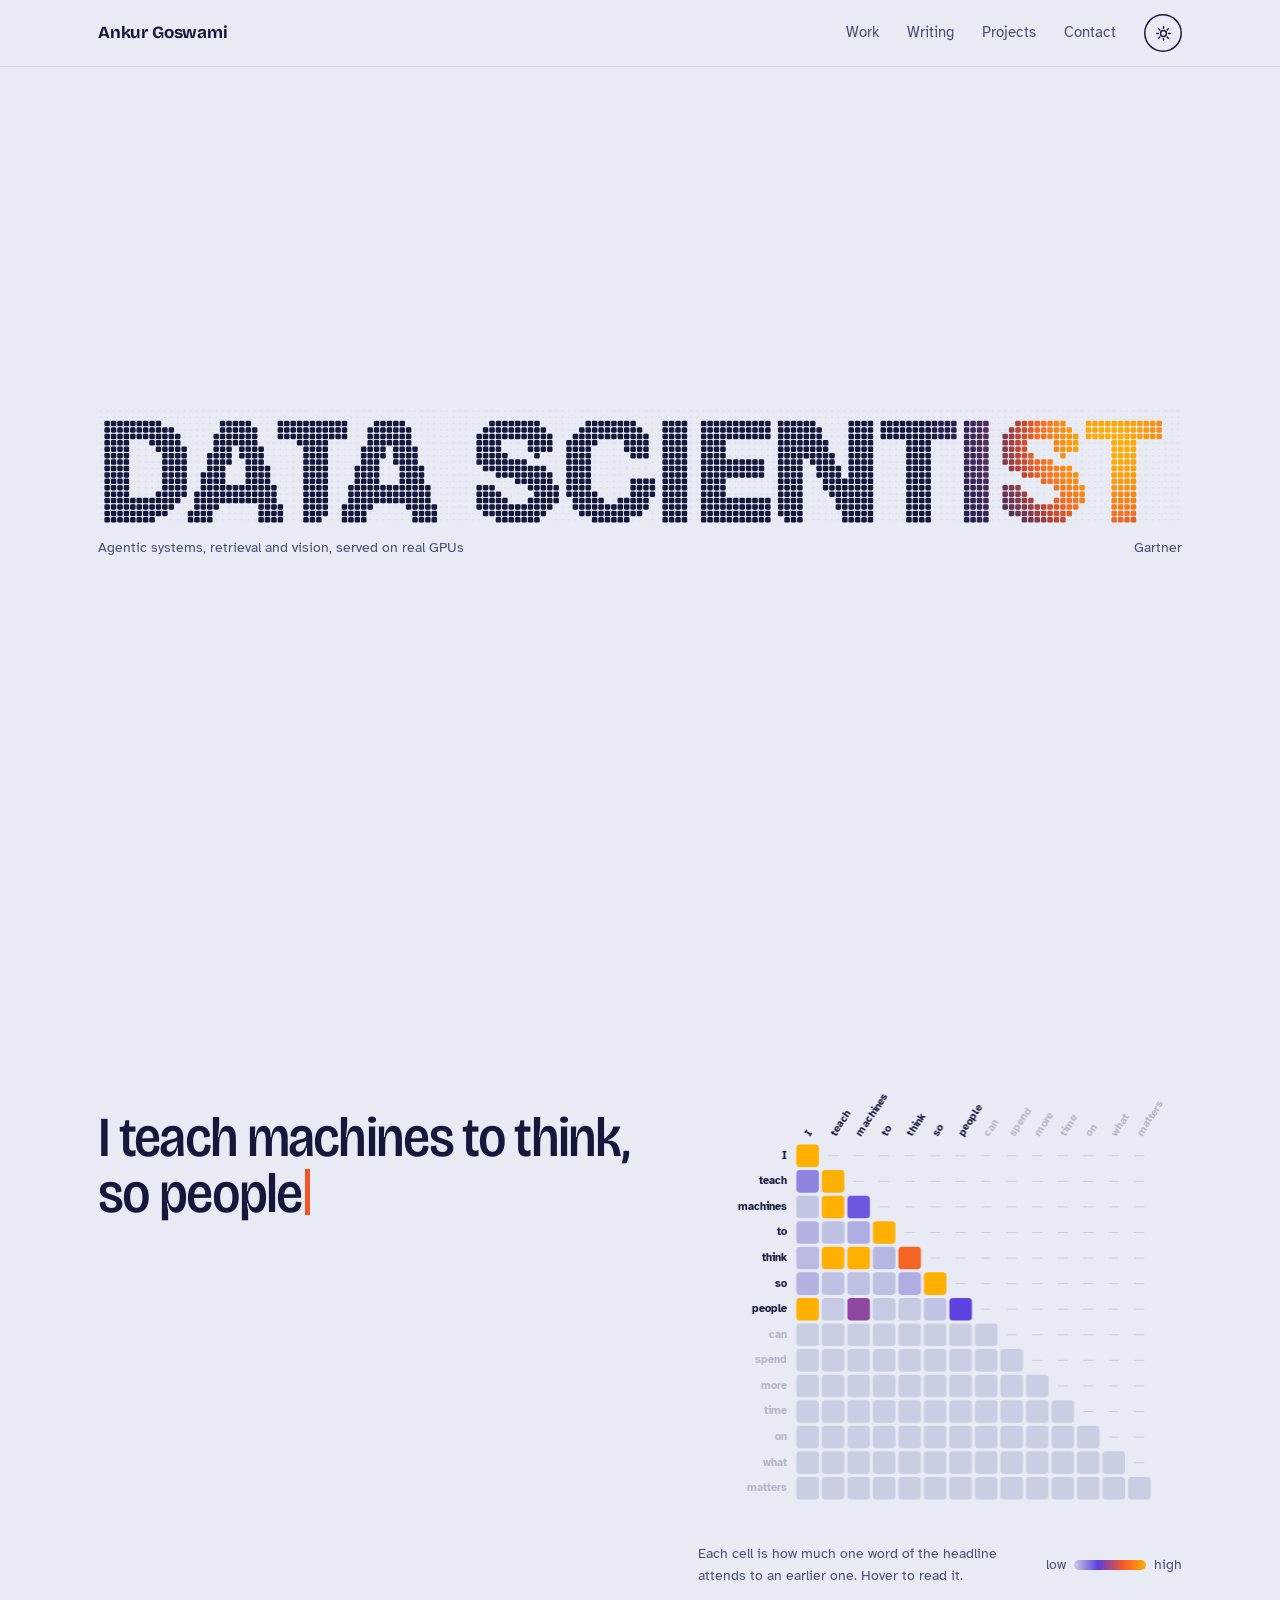
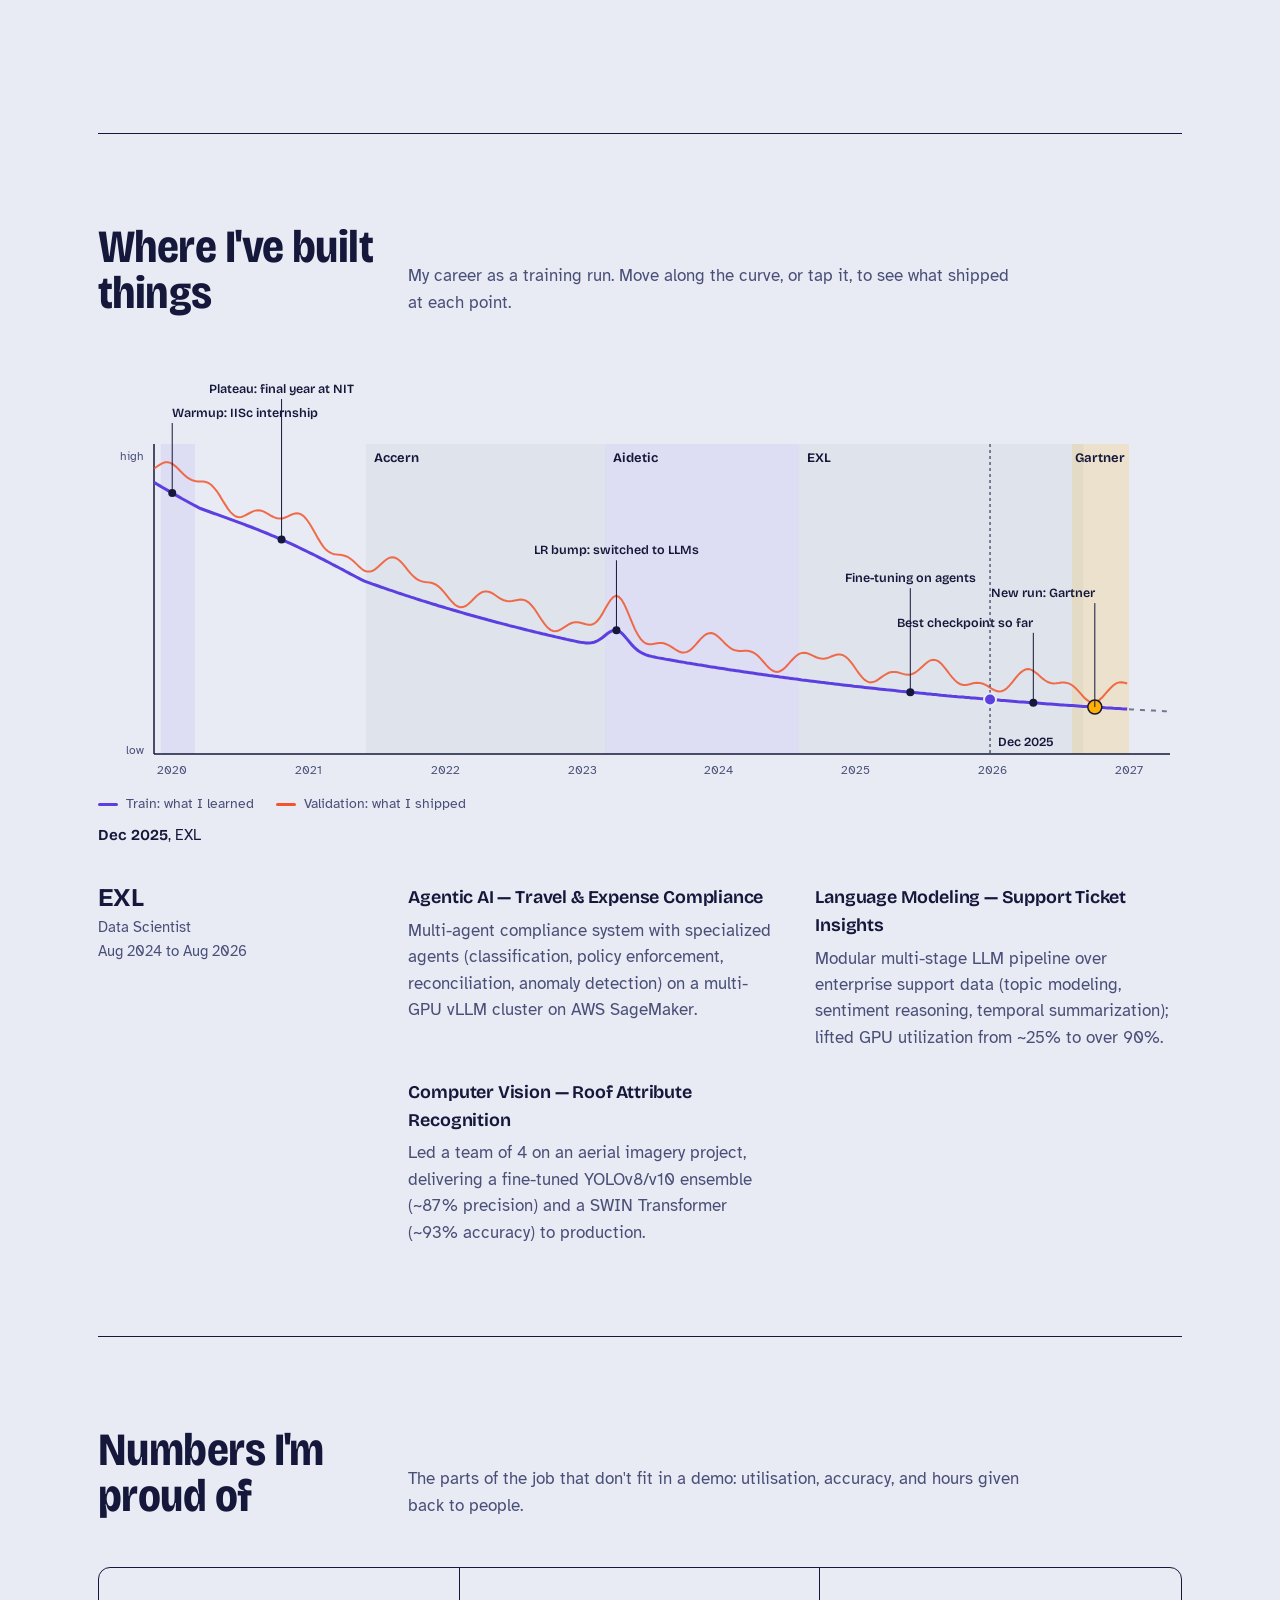
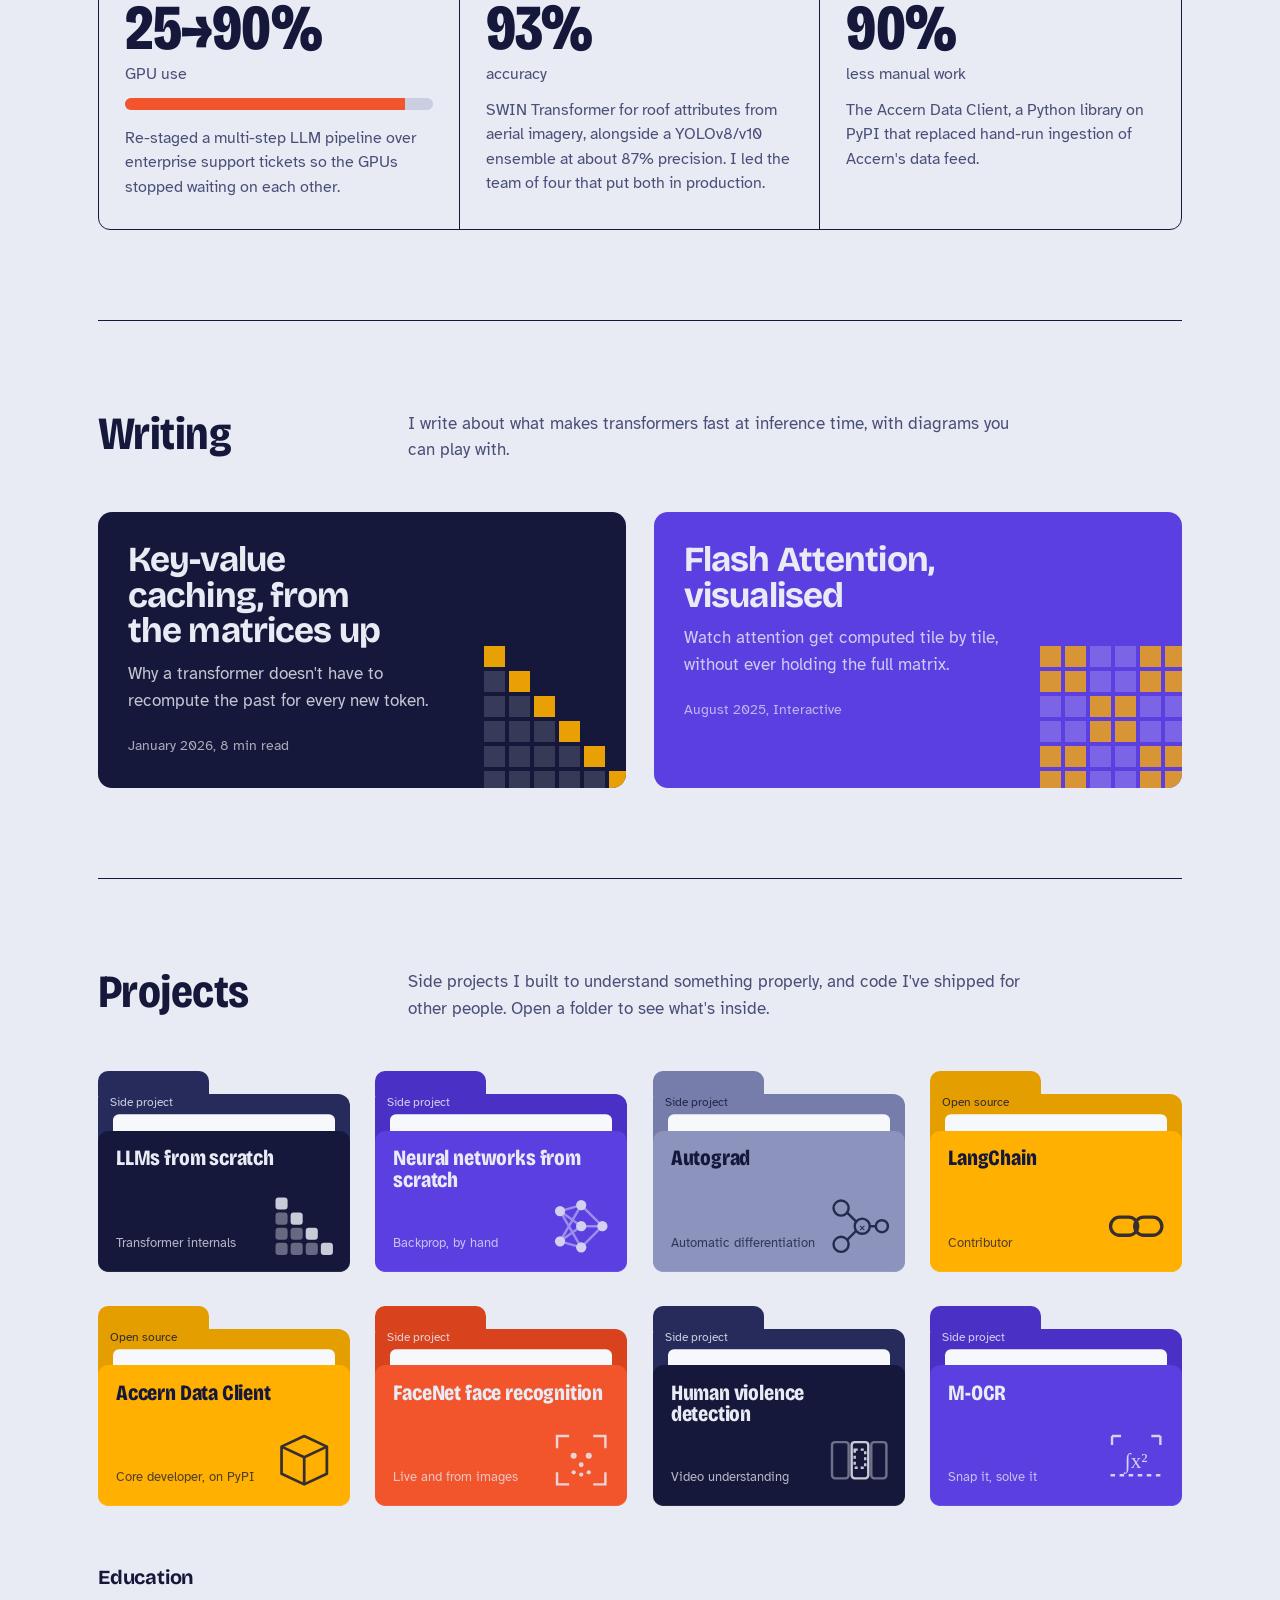
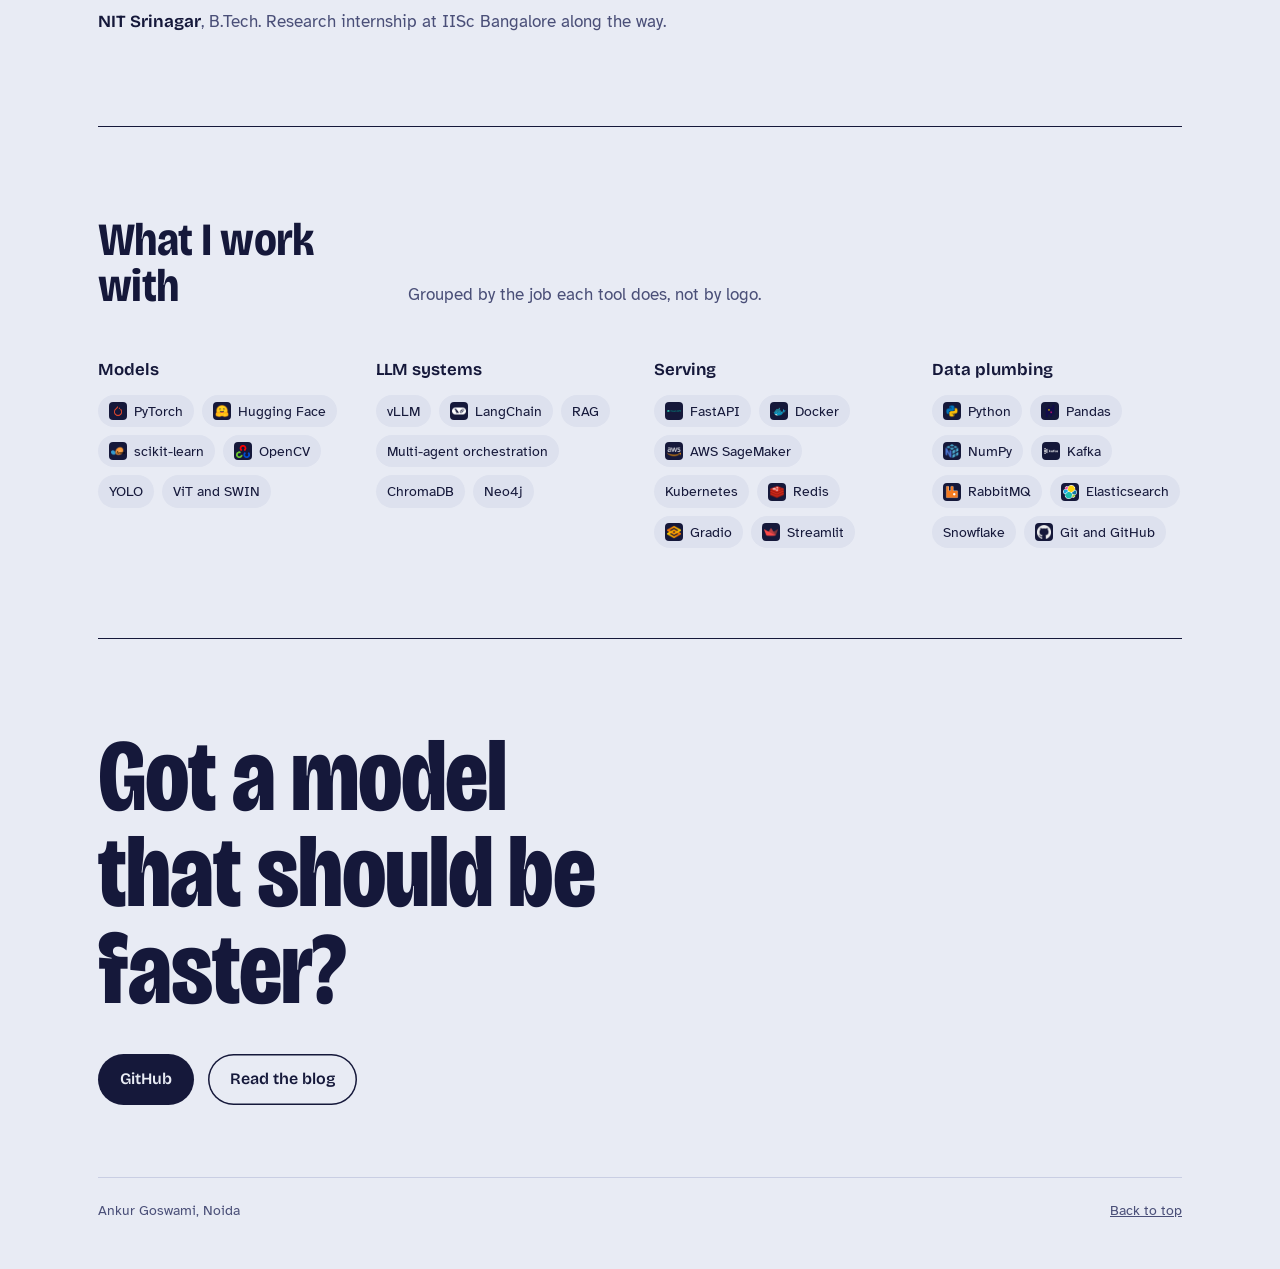
<file: index.html>
<!DOCTYPE html>
<html lang="en">
<head>
    <meta charset="UTF-8">
    <meta name="viewport" content="width=device-width, initial-scale=1.0">
    <title>Ankur Goswami — Data Scientist</title>
    <meta name="description" content="Ankur Goswami, senior data scientist. LLM agents, retrieval and vision models, served fast on real GPUs.">
    <script>try{var t=localStorage.getItem('theme')||(matchMedia('(prefers-color-scheme: dark)').matches?'dark':'light');document.documentElement.dataset.theme=t;}catch(e){}</script>
    <link rel="preconnect" href="https://fonts.googleapis.com">
    <link rel="preconnect" href="https://fonts.gstatic.com" crossorigin>
    <link href="https://fonts.googleapis.com/css2?family=Bricolage+Grotesque:opsz,wdth,wght@12..96,75..100,300..800&family=Atkinson+Hyperlegible:ital,wght@0,400;0,700;1,400&display=swap" rel="stylesheet">
    <link rel="stylesheet" href="tokens.css?v=1">
    <link rel="stylesheet" href="chrome.css?v=1">
    <link rel="stylesheet" href="home.css?v=6">
</head>
<body>
    <header class="topbar">
        <div class="topbar-inner">
            <a class="brand" href="#top" id="top">Ankur Goswami</a>
            <nav aria-label="Sections">
                <a href="#work">Work</a>
                <a href="#writing">Writing</a>
                <a href="#projects">Projects</a>
                <a href="#contact">Contact</a>
                <button class="theme-toggle" id="theme-toggle" aria-label="Switch to dark mode">
                    <svg class="icon-sun" viewBox="0 0 24 24" fill="none" stroke="currentColor" stroke-width="2" stroke-linecap="round" aria-hidden="true"><circle cx="12" cy="12" r="4.2"/><path d="M12 2.5v2.2M12 19.3v2.2M2.5 12h2.2M19.3 12h2.2M5.3 5.3l1.6 1.6M17.1 17.1l1.6 1.6M5.3 18.7l1.6-1.6M17.1 6.9l1.6-1.6"/></svg>
                    <svg class="icon-moon" viewBox="0 0 24 24" fill="currentColor" aria-hidden="true"><path d="M20 14.6A8.5 8.5 0 0 1 9.4 4a8.5 8.5 0 1 0 10.6 10.6z"/></svg>
                </button>
            </nav>
        </div>
    </header>

    <main class="wrap">
        <section class="intro" aria-labelledby="title">
            <h1 class="title" id="title">
                <span class="visually-hidden">Ankur Goswami, data scientist and AI researcher</span>
                <canvas id="title-canvas" data-titles="DATA SCIENTIST|AI RESEARCHER" aria-hidden="true"></canvas>
            </h1>
            <div class="title-meta">
                <span>Agentic systems, retrieval and vision, served on real GPUs</span>
                <span>Gartner</span>
            </div>
        </section>

        <section class="about" id="about" aria-label="About">
            <div class="hero">
                <div>
                    <p class="headline" id="headline" aria-label="I teach machines to think, so people can spend more time on what matters."></p>
                    <p class="lede">I'm Ankur, a senior data scientist at Gartner. For five years I've built LLM agents, retrieval pipelines and vision models, and made them run fast on real GPUs in production.</p>
                    <div class="row">
                        <a class="btn" href="#contact">Get in touch</a>
                        <a class="btn ghost" href="blog/">Read the blog</a>
                    </div>
                </div>
                <figure class="attention">
                    <canvas id="attention-canvas" role="img" aria-label="Animated causal attention map over the words of the headline. Hover a cell to see which word attends to which."></canvas>
                    <figcaption>
                        <span id="attention-readout">Each cell is how much one word of the headline attends to an earlier one. Hover to read it.</span>
                        <span class="legend" aria-hidden="true">low <i></i> high</span>
                    </figcaption>
                </figure>
            </div>
        </section>

        <section id="work" aria-labelledby="work-h">
            <div class="sec-head">
                <h2 id="work-h">Where I've built things</h2>
                <p>My career as a training run. Move along the curve, or tap it, to see what shipped at each point.</p>
            </div>
            <div class="run" id="run-chart"></div>
            <div class="run-legend" aria-hidden="true">
                <span><i style="--c: var(--line)"></i>Train: what I learned</span>
                <span><i style="--c: var(--ember)"></i>Validation: what I shipped</span>
            </div>
            <div class="run-readout" id="run-readout" aria-live="polite"></div>
            <div id="role-panel" aria-live="polite"></div>
        </section>

        <section aria-labelledby="wins-h">
            <div class="sec-head">
                <h2 id="wins-h">Numbers I'm proud of</h2>
                <p>The parts of the job that don't fit in a demo: utilisation, accuracy, and hours given back to people.</p>
            </div>
            <div class="wins">
                <div class="win">
                    <p class="fig">25→90%<small>GPU use</small></p>
                    <div class="gpu" id="gpu-bar" aria-hidden="true"><span></span></div>
                    <p>Re-staged a multi-step LLM pipeline over enterprise support tickets so the GPUs stopped waiting on each other.</p>
                </div>
                <div class="win">
                    <p class="fig">93%<small>accuracy</small></p>
                    <p>SWIN Transformer for roof attributes from aerial imagery, alongside a YOLOv8/v10 ensemble at about 87% precision. I led the team of four that put both in production.</p>
                </div>
                <div class="win">
                    <p class="fig">90%<small>less manual work</small></p>
                    <p>The Accern Data Client, a Python library on PyPI that replaced hand-run ingestion of Accern's data feed.</p>
                </div>
            </div>
        </section>

        <section id="writing" aria-labelledby="writing-h">
            <div class="sec-head">
                <h2 id="writing-h">Writing</h2>
                <p>I write about what makes transformers fast at inference time, with diagrams you can play with.</p>
            </div>
            <div class="posts" id="posts"></div>
        </section>

        <section id="projects" aria-labelledby="projects-h">
            <div class="sec-head">
                <h2 id="projects-h">Projects</h2>
                <p>Side projects I built to understand something properly, and code I've shipped for other people. Open a folder to see what's inside.</p>
            </div>
            <div class="folders" id="folders"></div>
            <div class="education">
                <h3 class="sub">Education</h3>
                <div id="education"></div>
            </div>
        </section>

        <section id="skills" aria-labelledby="skills-h">
            <div class="sec-head">
                <h2 id="skills-h">What I work with</h2>
                <p>Grouped by the job each tool does, not by logo.</p>
            </div>
            <div class="stack" id="skills-list"></div>
        </section>

        <section id="contact" class="end" aria-labelledby="contact-h">
            <h2 id="contact-h">Got a model that should be faster?</h2>
            <div class="row">
                <a class="btn" href="https://github.com/TheAnkurGoswami">GitHub</a>
                <a class="btn ghost" href="blog/">Read the blog</a>
            </div>
        </section>
    </main>

    <footer class="wrap">
        <div class="site-footer">
            <span>Ankur Goswami, Noida</span>
            <a href="#top">Back to top</a>
        </div>
    </footer>

    <script src="theme.js?v=1" defer></script>
    <script src="js/reveal.js?v=1" defer></script>
    <script type="module" src="js/main.js?v=3"></script>
</body>
</html>
</file>
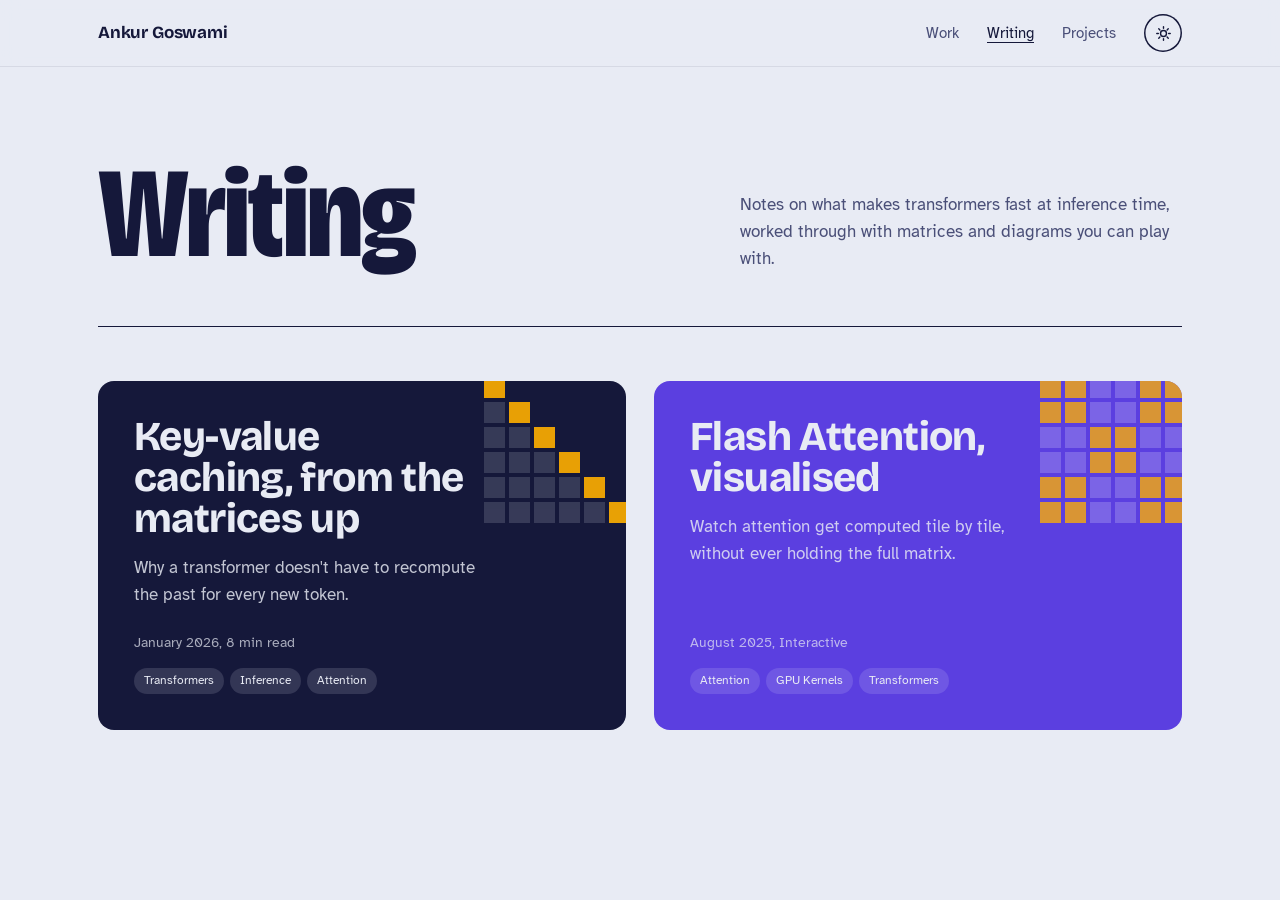
<file: blog/index.html>
<!DOCTYPE html>
<html lang="en">
<head>
    <meta charset="UTF-8">
    <meta name="viewport" content="width=device-width, initial-scale=1.0">
    <title>Writing — Ankur Goswami</title>
    <script>try{var t=localStorage.getItem('theme')||(matchMedia('(prefers-color-scheme: dark)').matches?'dark':'light');document.documentElement.dataset.theme=t;}catch(e){}</script>
    <link rel="preconnect" href="https://fonts.googleapis.com">
    <link rel="preconnect" href="https://fonts.gstatic.com" crossorigin>
    <link href="https://fonts.googleapis.com/css2?family=Bricolage+Grotesque:opsz,wdth,wght@12..96,75..100,300..800&family=Atkinson+Hyperlegible:ital,wght@0,400;0,700;1,400&display=swap" rel="stylesheet">
    <link rel="stylesheet" href="../tokens.css?v=1">
    <link rel="stylesheet" href="../chrome.css?v=1">
    <link rel="stylesheet" href="blog.css?v=2">
</head>
<body>
    <header class="topbar">
        <div class="topbar-inner">
            <a class="brand" href="../">Ankur Goswami</a>
            <nav aria-label="Site">
                <a href="../#work">Work</a>
                <a href="./" aria-current="page">Writing</a>
                <a href="../#projects">Projects</a>
                <button class="theme-toggle" id="theme-toggle" aria-label="Switch to dark mode">
                    <svg class="icon-sun" viewBox="0 0 24 24" fill="none" stroke="currentColor" stroke-width="2" stroke-linecap="round" aria-hidden="true"><circle cx="12" cy="12" r="4.2"/><path d="M12 2.5v2.2M12 19.3v2.2M2.5 12h2.2M19.3 12h2.2M5.3 5.3l1.6 1.6M17.1 17.1l1.6 1.6M5.3 18.7l1.6-1.6M17.1 6.9l1.6-1.6"/></svg>
                    <svg class="icon-moon" viewBox="0 0 24 24" fill="currentColor" aria-hidden="true"><path d="M20 14.6A8.5 8.5 0 0 1 9.4 4a8.5 8.5 0 1 0 10.6 10.6z"/></svg>
                </button>
            </nav>
        </div>
    </header>
    <main class="wrap">
        <div class="list-head">
            <h1>Writing</h1>
            <p>Notes on what makes transformers fast at inference time, worked through with matrices and diagrams you can play with.</p>
        </div>
        <div class="post-list" id="post-list"><p class="list-empty">Loading posts…</p></div>
    </main>
    <script src="../theme.js?v=1" defer></script>
    <script src="list.js?v=1" defer></script>
</body>
</html>
</file>
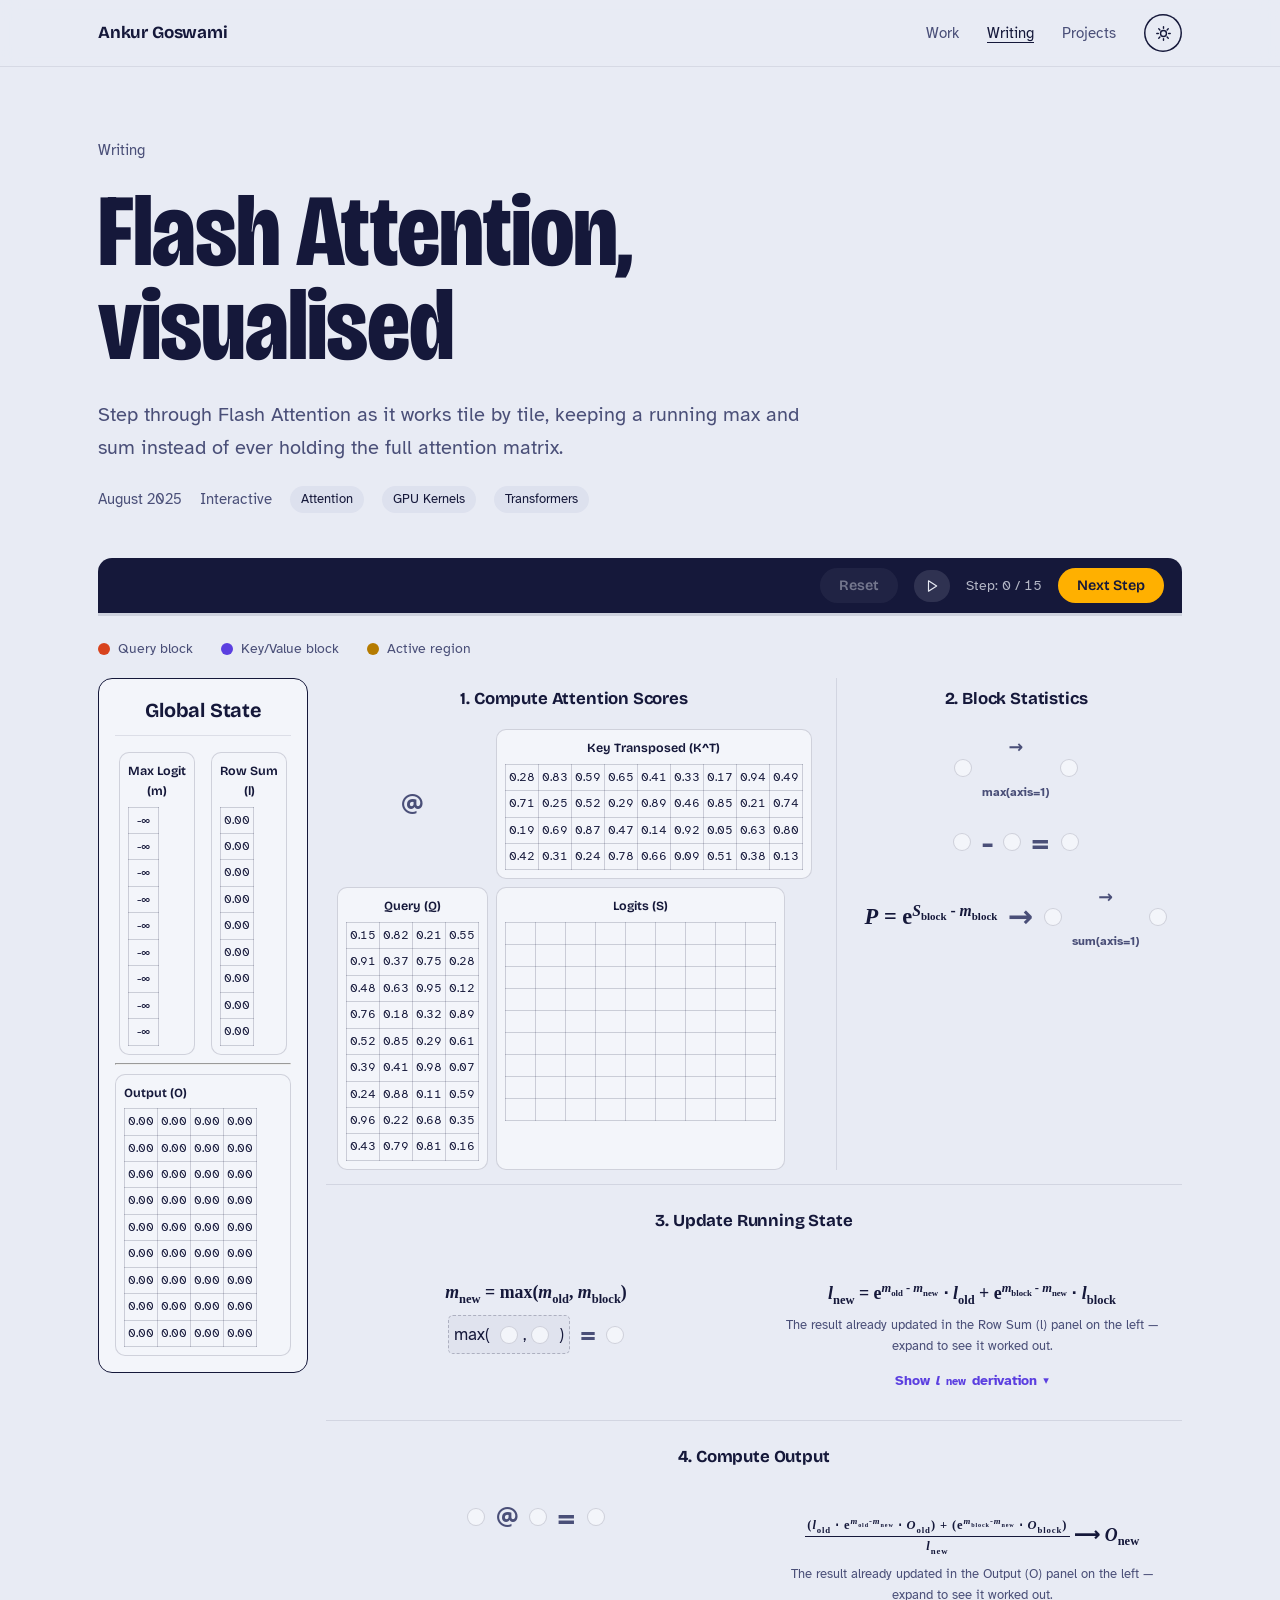
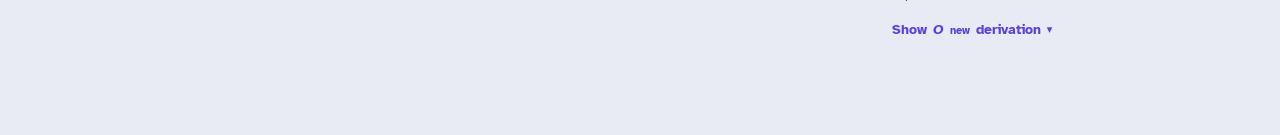
<file: blog/flash_attention/index.html>
<!DOCTYPE html>
<html lang="en">
<head>
    <meta charset="UTF-8">
    <meta name="viewport" content="width=device-width, initial-scale=1.0">
    <title>Flash Attention, visualised — Ankur Goswami</title>
    <script>try{var t=localStorage.getItem('theme')||(matchMedia('(prefers-color-scheme: dark)').matches?'dark':'light');document.documentElement.dataset.theme=t;}catch(e){}</script>
    <link rel="preconnect" href="https://fonts.googleapis.com">
    <link rel="preconnect" href="https://fonts.gstatic.com" crossorigin>
    <link href="https://fonts.googleapis.com/css2?family=Bricolage+Grotesque:opsz,wdth,wght@12..96,75..100,300..800&family=Atkinson+Hyperlegible:ital,wght@0,400;0,700;1,400&display=swap" rel="stylesheet">
    <link rel="stylesheet" href="../../tokens.css?v=1">
    <link rel="stylesheet" href="../../chrome.css?v=1">
    <link rel="stylesheet" href="../blog.css?v=2">
    <link rel="stylesheet" href="style.css?v=14">
</head>
<body class="fa">
    <header class="topbar">
        <div class="topbar-inner">
            <a class="brand" href="../../">Ankur Goswami</a>
            <nav aria-label="Site">
                <a href="../../#work">Work</a>
                <a href="../" aria-current="page">Writing</a>
                <a href="../../#projects">Projects</a>
                <button class="theme-toggle" id="theme-toggle" aria-label="Switch to dark mode">
                    <svg class="icon-sun" viewBox="0 0 24 24" fill="none" stroke="currentColor" stroke-width="2" stroke-linecap="round" aria-hidden="true"><circle cx="12" cy="12" r="4.2"/><path d="M12 2.5v2.2M12 19.3v2.2M2.5 12h2.2M19.3 12h2.2M5.3 5.3l1.6 1.6M17.1 17.1l1.6 1.6M5.3 18.7l1.6-1.6M17.1 6.9l1.6-1.6"/></svg>
                    <svg class="icon-moon" viewBox="0 0 24 24" fill="currentColor" aria-hidden="true"><path d="M20 14.6A8.5 8.5 0 0 1 9.4 4a8.5 8.5 0 1 0 10.6 10.6z"/></svg>
                </button>
            </nav>
        </div>
    </header>
    <div class="article-head">
        <p class="crumbs"><a href="../">Writing</a></p>
        <h1>Flash Attention, visualised</h1>
        <p class="dek">Step through Flash Attention as it works tile by tile, keeping a running max and sum instead of ever holding the full attention matrix.</p>
        <div class="meta"><span>August 2025</span><span>Interactive</span><span class="tag">Attention</span><span class="tag">GPU Kernels</span><span class="tag">Transformers</span></div>
    </div>
    <div class="sticky-header">
        <header class="App-header">
            <div class="controls">
                <button id="reset-btn">Reset</button>
                <button id="play-btn" class="icon-btn" aria-label="Auto-play" title="Auto-play">
                    <svg id="play-icon" width="14" height="14" viewBox="0 0 24 24" fill="none" stroke="currentColor" stroke-width="2" stroke-linecap="round" stroke-linejoin="round"><polygon points="6 3 20 12 6 21 6 3"></polygon></svg>
                    <svg id="pause-icon" width="14" height="14" viewBox="0 0 24 24" fill="none" stroke="currentColor" stroke-width="2" stroke-linecap="round" stroke-linejoin="round" style="display: none;"><line x1="6" y1="4" x2="6" y2="20"></line><line x1="18" y1="4" x2="18" y2="20"></line></svg>
                </button>
                <span id="step-info">Step: 0 / ?</span>
                <button id="next-step-btn">Next Step</button>
            </div>
        </header>
        <div class="progress-bar"><div class="progress-bar-fill" id="progress-fill"></div></div>
    </div>

    <div class="page-intro">
        <div class="legend">
            <div class="legend-item"><span class="legend-dot legend-dot-row"></span>Query block</div>
            <div class="legend-item"><span class="legend-dot legend-dot-col"></span>Key/Value block</div>
            <div class="legend-item"><span class="legend-dot legend-dot-active"></span>Active region</div>
        </div>
        <p class="page-intro-text">Watch Flash Attention process Q in blocks of 2 against K/V in blocks of 3 &mdash; keeping a running max and sum instead of materializing the full attention matrix.</p>
    </div>

    <div class="page-container">
        <aside class="sidebar">
            <h3>Global State</h3>
            <div class="sidebar-row">
                <div id="max-logit-matrix" class="matrix-container"><h4>Max Logit (m)</h4></div>
                <div id="row-sum-matrix" class="matrix-container"><h4>Row Sum (l)</h4></div>
            </div>
            <hr>
            <div id="output-matrix" class="matrix-container"><h4>Output (O)</h4></div>
        </aside>

        <main class="main-content">
            <div class="main-container">
                <div class="stage-row">
                    <div class="stage-col">
                        <p class="stage-kicker">1. Compute Attention Scores</p>
                        <!-- Step 1: Logits -->
                        <div class="matmul-grid">
                            <div class="matmul-corner"><span class="symbol">@</span></div>
                            <div class="matmul-top">
                                <div id="k-matrix" class="matrix-container"><h4>Key Transposed (K^T)</h4></div>
                            </div>
                            <div class="matmul-left">
                                <div id="q-matrix" class="matrix-container"><h4>Query (Q)</h4></div>
                            </div>
                            <div class="matmul-main">
                                <div id="logits-matrix" class="matrix-container"><h4>Logits (S)</h4></div>
                            </div>
                        </div>
                    </div>
                    <div class="stage-sep"></div>
                    <div class="stage-col">
                        <p class="stage-kicker">2. Block Statistics</p>
                        <!-- Step 2a: m_block derivation -->
                        <div class="computation-row">
                            <div id="s-block-for-m-calc" class="matrix-container"></div>
                            <div class="symbol-group"><span class="symbol">&rarr;</span><br>max(axis=1)</div>
                            <div id="m-block-result" class="matrix-container"></div>
                        </div>
                        <!-- Step 2b: S-m calculation -->
                        <div class="computation-row">
                            <div id="s-block-display" class="matrix-container"></div>
                            <div class="symbol">-</div>
                            <div id="m-block-display" class="matrix-container"></div>
                            <div class="symbol">=</div>
                            <div id="s-minus-m-matrix" class="matrix-container"></div>
                        </div>
                        <!-- Step 2c & 2d: P and l_block derivation -->
                        <div class="computation-row">
                            <div class="symbol-group"><p><i>P</i> = e<sup><i>S</i><sub>block</sub> - <i>m</i><sub>block</sub></sup></p></div>
                            <div class="symbol">&rarr;</div>
                            <div id="p-matrix" class="matrix-container"></div>
                            <div class="symbol-group"><span class="symbol">&rarr;</span><br>sum(axis=1)</div>
                            <div id="l-block-result" class="matrix-container"></div>
                        </div>
                    </div>
                </div>
                <hr>
                <p class="stage-kicker">3. Update Running State</p>
                <div class="updates-row">
                <!-- Step 3a: m update -->
                <div class="calculation-step">
                    <p class="equation"><i>m</i><sub>new</sub> = max(<i>m</i><sub>old</sub>, <i>m</i><sub>block</sub>)</p>
                    <div class="visual-equation">
                        <div class="term">
                            max(&nbsp;<div id="m-old-matrix" class="matrix-container"></div>,
                            <div id="m-block-context" class="matrix-container"></div>&nbsp;)
                        </div>
                        <div class="symbol">=</div>
                        <div id="m-new-matrix" class="matrix-container"></div>
                    </div>
                </div>
                <!-- Step 3b: l update -->
                <div class="calculation-step" id="l-new-calculation-step">
                    <p class="equation"><i>l</i><sub>new</sub> = e<sup><i>m</i><sub>old</sub> - <i>m</i><sub>new</sub></sup> &sdot; <i>l</i><sub>old</sub> + e<sup><i>m</i><sub>block</sub> - <i>m</i><sub>new</sub></sup> &sdot; <i>l</i><sub>block</sub></p>
                    <p class="derivation-hint">The result already updated in the Row Sum (l) panel on the left &mdash; expand to see it worked out.</p>
                    <details class="derivation-details">
                    <summary>Show <i>l</i><sub>new</sub> derivation</summary>
                    <div class="visual-equation">
                        <div class="term">
                            <span class="base-e">e</span>
                            <div class="exponent-wrapper">
                                ( <div id="m-old-for-l-calc" class="matrix-container"></div>
                                <span class="symbol">-</span>
                                <div id="m-new-for-l-calc" class="matrix-container"></div> )
                            </div>
                            <span class="symbol">&sdot;</span>
                            <div id="l-old-matrix" class="matrix-container"></div>
                        </div>
                        <div class="symbol">+</div>
                        <div class="term">
                            <span class="base-e">e</span>
                            <div class="exponent-wrapper">
                                ( <div id="m-block-for-l-calc" class="matrix-container"></div>
                                <span class="symbol">-</span>
                                <div id="m-new-for-l-calc-2" class="matrix-container"></div> )
                            </div>
                            <span class="symbol">&sdot;</span>
                            <div id="l-block-context" class="matrix-container"></div>
                        </div>
                        <div class="symbol">=</div>
                        <div id="l-new-matrix" class="matrix-container"></div>
                    </div>
                    </details>
                </div>
                </div>
                <hr>
                <p class="stage-kicker">4. Compute Output</p>
                <div class="updates-row">
                <!-- Step 4: Block Output -->
                <div class="computation-row">
                    <div id="p-matrix-for-o-calc" class="matrix-container"><h4>P</h4></div>
                    <div class="symbol">@</div>
                    <div id="v-matrix" class="matrix-container"><h4>V</h4></div>
                    <div class="symbol">=</div>
                    <div id="o-block-result" class="matrix-container"><h4>O<sub>block</sub></h4></div>
                </div>

                <!-- Step 5: O_new update -->
                <div class="calculation-step" id="o-new-calculation-step">
                    <p class="equation">
                        <span class="frac"><sup>(<i>l</i><sub>old</sub> &sdot; e<sup><i>m</i><sub>old</sub>-<i>m</i><sub>new</sub></sup> &sdot; <i>O</i><sub>old</sub>) + (e<sup><i>m</i><sub>block</sub>-<i>m</i><sub>new</sub></sup> &sdot; <i>O</i><sub>block</sub>)</sup><sub><i>l</i><sub>new</sub></sub></span> &longrightarrow; <i>O</i><sub>new</sub>
                    </p>
                    <p class="derivation-hint">The result already updated in the Output (O) panel on the left — expand to see it worked out.</p>
                    <details class="derivation-details">
                    <summary>Show <i>O</i><sub>new</sub> derivation</summary>
                    <div class="visual-equation">
                        <div class="visual-fraction">
                            <div class="numerator">
                                <div class="term">
                                    <div id="l-old-for-o-calc" class="matrix-container"></div>
                                    <span class="symbol">&sdot;</span>
                                    <span class="base-e">e</span>
                                    <div class="exponent-wrapper">
                                        (<div id="m-old-for-o-calc" class="matrix-container"></div>
                                        <span class="symbol">-</span>
                                        <div id="m-new-for-o-calc" class="matrix-container"></div>)
                                    </div>
                                    <span class="symbol">&sdot;</span>
                                    <div id="o-old-matrix" class="matrix-container"></div>
                                </div>
                                <div class="symbol">+</div>
                                <div class="term">
                                    <span class="base-e">e</span>
                                    <div class="exponent-wrapper">
                                        (<div id="m-block-for-o-calc" class="matrix-container"></div>
                                        <span class="symbol">-</span>
                                        <div id="m-new-for-o-calc-2" class="matrix-container"></div>)
                                    </div>
                                    <span class="symbol">&sdot;</span>
                                    <div id="o-block-for-o-calc" class="matrix-container"></div>
                                </div>
                            </div>
                            <div class="fraction-line"></div>
                            <div class="denominator">
                                <div id="l-new-for-o-calc" class="matrix-container"></div>
                            </div>
                        </div>
                        <div class="symbol">=</div>
                        <div id="o-new-matrix" class="matrix-container"></div>
                    </div>
                    </details>
                </div>
                </div>
            </div>
        </main>
    </div>

    <script src="script.js"></script>
    <script src="../../theme.js?v=1" defer></script>
    <script src="../blog.js?v=1" defer></script>
</body>
</html>
</file>
<file: tokens.css>
/*
 * Design tokens shared by the home page and the blog.
 * Light is the default; [data-theme="dark"] on <html> switches palettes.
 * theme.js sets that attribute before first paint.
 */
:root {
  /* surfaces */
  --paper: #E8EBF4;        /* cool silicon grey */
  --paper-2: #DDE1EE;
  --sheet: #F7F8FC;        /* raised surfaces: opened folders, panels */
  --card: #15183A;         /* dark cards that stay dark in both themes */

  /* text and lines */
  --ink: #15183A;          /* deep die indigo */
  --ink-soft: #4A4F78;
  --ink-rgb: 21, 24, 58;   /* for rgba(var(--ink-rgb), a) */
  --cold: #C9CEE3;         /* empty attention cell, hairlines */

  /* accents: the attention heat ramp */
  --amber: #FFB000;
  --ember: #F2552C;
  --violet: #5B3FE0;
  --line: #5B3FE0;         /* chart strokes; lighter in dark mode */

  /* navy folders need lifting in dark mode */
  --folder-ink: #15183A;
  --folder-ink2: #262B5C;

  --display: "Bricolage Grotesque", system-ui, sans-serif;
  --body: "Atkinson Hyperlegible", system-ui, sans-serif;

  color-scheme: light;
}

[data-theme="dark"] {
  --paper: #0E1130;        /* the die at night */
  --paper-2: #1A1E46;
  --sheet: #161A3D;
  --card: #22275E;

  --ink: #E6E8F5;
  --ink-soft: #A3A8D0;
  --ink-rgb: 230, 232, 245;
  --cold: #272C58;

  --line: #9483FF;

  --folder-ink: #2B3176;
  --folder-ink2: #363D8C;

  color-scheme: dark;
}
</file>
<file: chrome.css>
/*
 * Site chrome shared by the home page and the blog: base reset,
 * the sticky top bar and the theme toggle. Needs tokens.css first.
 */
*, *::before, *::after { box-sizing: border-box; }
html { scroll-behavior: smooth; }
body {
  margin: 0;
  background: var(--paper);
  color: var(--ink);
  font-family: var(--body);
  font-size: 1.0625rem;
  line-height: 1.55;
  -webkit-font-smoothing: antialiased;
}
a { color: inherit; }
a:focus-visible, button:focus-visible { outline: 3px solid var(--violet); outline-offset: 3px; border-radius: 2px; }

.visually-hidden {
  position: absolute; width: 1px; height: 1px; overflow: hidden;
  clip: rect(0 0 0 0); white-space: nowrap;
}

/* top bar */
.topbar {
  position: sticky; top: 0; z-index: 20;
  background: color-mix(in srgb, var(--paper) 88%, transparent);
  backdrop-filter: blur(10px); -webkit-backdrop-filter: blur(10px);
  border-bottom: 1px solid rgba(var(--ink-rgb), .08);
}
.topbar-inner {
  max-width: 1180px; margin: 0 auto;
  padding: 14px clamp(20px, 4vw, 48px);
  display: flex; justify-content: space-between; align-items: center; gap: 16px;
}
.brand { font-family: var(--display); font-weight: 700; text-decoration: none; letter-spacing: -.01em; white-space: nowrap; }
.topbar nav { display: flex; align-items: center; gap: clamp(14px, 2.4vw, 28px); }
.topbar nav a { text-decoration: none; color: var(--ink-soft); font-size: .95rem; }
.topbar nav a:hover, .topbar nav a[aria-current] { color: var(--ink); text-decoration: underline; text-underline-offset: 4px; }

/* theme toggle */
.theme-toggle {
  all: unset; cursor: pointer; flex-shrink: 0;
  width: 38px; height: 38px; border-radius: 50%;
  display: grid; place-items: center;
  box-shadow: inset 0 0 0 1.5px var(--ink); color: var(--ink);
}
.theme-toggle:hover { background: var(--ink); color: var(--paper); }
.theme-toggle:focus-visible { outline: 3px solid var(--violet); outline-offset: 3px; }
.theme-toggle svg { width: 17px; height: 17px; }
.theme-toggle .icon-moon { display: none; }
[data-theme="dark"] .theme-toggle .icon-sun { display: none; }
[data-theme="dark"] .theme-toggle .icon-moon { display: block; }
::view-transition-old(root), ::view-transition-new(root) { animation: none; mix-blend-mode: normal; }

@media (max-width: 560px) {
  .topbar nav a:not([aria-current]) { display: none; }
}
@media (prefers-reduced-motion: reduce) {
  html { scroll-behavior: auto; }
  *, *::before, *::after { animation: none !important; transition: none !important; }
}
</file>
<file: home.css>
/*
 * Home page styles. Needs tokens.css and chrome.css first.
 * One block per section, in page order.
 */

/* ---------- layout ---------- */
.wrap { max-width: 1180px; margin: 0 auto; padding: 0 clamp(20px, 4vw, 48px); }

main > section { padding: clamp(64px, 10vh, 112px) 0; border-top: 1.5px solid var(--ink); scroll-margin-top: 64px; }
main > section:first-child { border-top: 0; }

.sec-head { display: grid; grid-template-columns: minmax(180px, .36fr) 1fr; gap: 32px; margin-bottom: 48px; }
.sec-head h2 {
  font-family: var(--display); font-weight: 720; font-variation-settings: "wdth" 85;
  font-size: clamp(1.9rem, 3.6vw, 2.9rem); line-height: 1; letter-spacing: -.012em; margin: 0;
}
.sec-head p { margin: 0; max-width: 36em; color: var(--ink-soft); align-self: end; }

/* Headings rise into place on first view (js/reveal.js adds .reveal). */
.sec-head.reveal h2, .sec-head.reveal p { opacity: 0; transform: translateY(28px); transition: opacity .7s ease, transform .7s cubic-bezier(.2, .7, .2, 1); }
.sec-head.reveal p { transition-delay: .12s; }
.sec-head.reveal.is-in h2, .sec-head.reveal.is-in p { opacity: 1; transform: none; }

/* Each section's top is a resting point when scrolling. */
main > section:not(.intro):not(.about) { scroll-snap-align: start; scroll-margin-top: 67px; }

h3.sub { font-family: var(--display); font-size: 1.25rem; font-weight: 700; margin: 0 0 16px; letter-spacing: -.01em; }

/* ---------- buttons ---------- */
.row { display: flex; flex-wrap: wrap; gap: 14px; align-items: center; }
.btn {
  display: inline-block; font-family: var(--display); font-weight: 600; text-decoration: none;
  padding: 13px 22px; border-radius: 999px; background: var(--ink); color: var(--paper); font-size: 1rem;
}
.btn:hover { background: var(--violet); color: #fff; }
.btn.ghost { background: transparent; color: var(--ink); box-shadow: inset 0 0 0 1.5px var(--ink); }
.btn.ghost:hover { background: var(--ink); color: var(--paper); }

/* ---------- title: letters built from attention cells ---------- */
/* The first screen is just the title, centred; the hero waits below the fold. */
.intro {
  position: relative;
  min-height: calc(100vh - 67px);   /* fallback for browsers without svh */
  min-height: calc(100svh - 67px);  /* 67px ≈ the sticky top bar */
  display: flex; flex-direction: column; justify-content: center;
  padding: 48px 0;
}
.title { margin: 0; font-size: inherit; font-weight: inherit; }
.title canvas { display: block; width: 100%; cursor: crosshair; }
.title-meta { display: flex; justify-content: space-between; gap: 16px; margin-top: 14px; font-size: .88rem; color: var(--ink-soft); }
@media (max-width: 900px) { .title-meta span:last-child { display: none; } }


/* ---------- hero: decoded headline + attention map ---------- */
/* The hero also fills a screen, so the next section's rule stays out of
   sight until you scroll. */
main > section.about {
  border-top: 0;
  min-height: calc(100vh - 67px);
  min-height: calc(100svh - 67px);
  display: flex; align-items: center;
  padding: 32px 0;
}
.about > .hero { width: 100%; }

/* Settle on whole screens: the title, the hero, then each section's top. */
html { scroll-snap-type: y proximity; }
.intro, .about { scroll-snap-align: start; scroll-margin-top: 67px; }
.hero { display: grid; grid-template-columns: 1.05fr .95fr; gap: clamp(28px, 5vw, 72px); align-items: center; }
.headline {
  font-family: var(--display); font-weight: 520; font-variation-settings: "wdth" 90;
  font-size: clamp(2rem, 4.4vw, 3.8rem); line-height: 1; letter-spacing: -.03em; margin: 0 0 24px; min-height: 4em;
}
.tok { display: inline; border-radius: 4px; padding: 0 .04em; margin: 0 -.04em; cursor: default; transition: background .25s, color .25s; }
.tok.lit { background: var(--ink); color: var(--paper); }
.tok.near { background: var(--amber); color: #15183A; }
.tok.pending { opacity: 0; }
.caret {
  display: inline-block; width: .08em; height: .82em; margin-left: .06em; vertical-align: -.05em;
  background: var(--ember); animation: blink 1s steps(1) infinite;
}
@keyframes blink { 50% { opacity: 0; } }
.lede { max-width: 34em; color: var(--ink-soft); margin: 0 0 30px; font-size: 1.125rem; }
.hero .lede, .hero .row { transition: opacity .6s ease, transform .6s cubic-bezier(.2, .7, .2, 1); }
.hero .row { transition-delay: .12s; }
.hero.is-waiting .lede, .hero.is-waiting .row { opacity: 0; transform: translateY(12px); }

.attention { margin: 0; }
.attention canvas { width: 100%; aspect-ratio: 1 / 1; display: block; touch-action: none; }
.attention figcaption { display: flex; justify-content: space-between; gap: 16px; font-size: .88rem; color: var(--ink-soft); margin-top: 12px; }
.attention figcaption b { color: var(--ink); }
.legend { display: flex; align-items: center; gap: 8px; white-space: nowrap; }
.legend i { display: inline-block; width: 72px; height: 10px; border-radius: 5px; background: linear-gradient(90deg, var(--cold), var(--violet), var(--ember), var(--amber)); }

@media (max-width: 900px) {
  .hero { grid-template-columns: 1fr; }
  .headline { min-height: 0; }
}

/* ---------- experience: training run ---------- */
.run { position: relative; margin-bottom: 8px; touch-action: pan-y; }
.run svg { display: block; width: 100%; overflow: visible; cursor: crosshair; }
.run svg:focus-visible { outline: 3px solid var(--violet); outline-offset: 6px; border-radius: 4px; }
.run text { font-family: var(--body); font-size: 12px; fill: var(--ink-soft); }
.run text.band { font-family: var(--display); font-weight: 650; font-size: 13px; fill: var(--ink); }
.run text.note { font-family: var(--display); font-weight: 600; font-size: 12.5px; fill: var(--ink); }
.run-legend { display: flex; flex-wrap: wrap; gap: 8px 22px; align-items: center; font-size: .9rem; color: var(--ink-soft); margin: 6px 0 10px; }
.run-legend i { display: inline-block; width: 20px; height: 3px; border-radius: 2px; background: var(--c); vertical-align: middle; margin-right: 8px; }
.run-readout { font-size: .95rem; min-height: 1.5em; margin-bottom: 36px; }
.run-readout b { font-family: var(--display); font-weight: 650; }

.role { display: grid; grid-template-columns: minmax(180px, .36fr) 1fr; gap: 32px; }
.role h3 { font-family: var(--display); font-size: 1.6rem; font-weight: 700; letter-spacing: -.02em; margin: 0 0 4px; line-height: 1.1; }
.role .when { color: var(--ink-soft); font-size: .95rem; }
.items { display: grid; grid-template-columns: repeat(2, 1fr); gap: 28px 40px; }
.items h4 { font-family: var(--display); font-weight: 650; font-size: 1.12rem; margin: 0 0 6px; letter-spacing: -.01em; }
.items p { margin: 0; color: var(--ink-soft); max-width: 40ch; }
@media (max-width: 900px) {
  .role { grid-template-columns: 1fr; gap: 12px; }
  .items { grid-template-columns: 1fr; }
}

/* ---------- highlights ---------- */
.wins { display: grid; grid-template-columns: repeat(3, 1fr); border: 1.5px solid var(--ink); border-radius: 12px; overflow: hidden; }
.win { padding: 28px 26px 30px; border-right: 1.5px solid var(--ink); }
.win:last-child { border-right: 0; }
.win p { margin: 16px 0 0; color: var(--ink-soft); font-size: .98rem; }
.win .fig {
  margin: 0; color: var(--ink);
  font-family: var(--display); font-weight: 780; font-variation-settings: "wdth" 78;
  font-size: clamp(2.6rem, 5vw, 4rem); line-height: 1; letter-spacing: -.01em;
  display: flex; flex-direction: column; gap: 6px;
}
.win .fig small { font-family: var(--body); font-size: 1rem; font-weight: 400; color: var(--ink-soft); letter-spacing: 0; }
.gpu { height: 12px; border-radius: 6px; background: var(--cold); margin: 16px 0 0; overflow: hidden; }
.gpu span { display: block; height: 100%; width: 25%; background: var(--ember); transition: width 1.6s cubic-bezier(.2, .7, .2, 1); }
.gpu.is-filled span { width: 91%; }
@media (max-width: 900px) {
  .wins { grid-template-columns: 1fr; }
  .win { border-right: 0; border-bottom: 1.5px solid var(--ink); }
  .win:last-child { border-bottom: 0; }
}

/* ---------- writing ---------- */
.posts { display: grid; grid-template-columns: 1fr 1fr; gap: 28px; }
.post {
  display: block; position: relative; overflow: hidden; min-height: 250px;
  padding: 30px; border-radius: 14px; text-decoration: none;
  background: var(--card); color: #E8EBF4;
}
.post:nth-child(2) { background: var(--violet); }
.post h3 {
  font-family: var(--display); font-weight: 720; font-size: clamp(1.6rem, 2.8vw, 2.2rem);
  letter-spacing: -.025em; line-height: 1.02; margin: 0 0 12px; max-width: 12ch;
}
.post p { margin: 0 0 18px; opacity: .82; max-width: 30ch; }
.post .meta { font-size: .88rem; opacity: .7; }
.post canvas { position: absolute; right: -6px; bottom: -6px; width: 150px; height: 150px; opacity: .9; }
.post:hover h3 { text-decoration: underline; text-underline-offset: 6px; text-decoration-thickness: 2px; }
@media (max-width: 900px) { .posts { grid-template-columns: 1fr; } }

/* ---------- projects: folders ---------- */
.folders { display: grid; grid-template-columns: repeat(4, 1fr); gap: clamp(18px, 2.6vw, 34px) clamp(14px, 2vw, 26px); }
.folder {
  all: unset; box-sizing: border-box; position: relative; display: block;
  aspect-ratio: 5 / 4; cursor: pointer; perspective: 900px;
  --c: var(--folder-ink); --c2: var(--folder-ink2); --fg: #E8EBF4;
}
.folder.violet { --c: #5B3FE0; --c2: #4A30C4; }
.folder.ember { --c: #F2552C; --c2: #D8431D; }
.folder.slate { --c: #8C93BD; --c2: #767DAA; --fg: #15183A; }
.folder.oss { --c: #FFB000; --c2: #E59E00; --fg: #15183A; }
.folder:focus-visible { outline: 3px solid var(--violet); outline-offset: 6px; border-radius: 12px; }

.folder .back { position: absolute; inset: 12% 0 0 0; background: var(--c2); border-radius: 4px 12px 12px 12px; }
.folder .back::before { content: ""; position: absolute; left: 0; top: -13%; width: 44%; height: 14%; background: var(--c2); border-radius: 10px 10px 0 0; }
.folder .tab { position: absolute; left: 12px; top: -1px; z-index: 1; font-size: .74rem; color: var(--fg); opacity: .85; white-space: nowrap; }

.folder .paper {
  position: absolute; left: 6%; right: 6%; top: 16%; bottom: 8%; padding: 9%;
  background: #F7F8FC; border-radius: 6px; box-shadow: 0 1px 0 rgba(21, 24, 58, .08);
  transform: translateY(8%); transition: transform .45s cubic-bezier(.2, .8, .2, 1);
}
.folder .paper i { display: block; height: 5px; border-radius: 3px; background: #DCE0EC; margin-bottom: 7px; }
.folder .paper i:nth-child(1) { width: 55%; background: #C9CEE3; }
.folder .paper i:nth-child(2) { width: 85%; }
.folder .paper i:nth-child(3) { width: 70%; }

.folder .front {
  position: absolute; inset: 30% 0 0 0; padding: clamp(12px, 1.4vw, 18px);
  display: flex; flex-direction: column; justify-content: space-between;
  background: var(--c); color: var(--fg); border-radius: 10px;
  box-shadow: 0 -1px 0 rgba(255, 255, 255, .08) inset;
  transform-origin: 50% 100%; transition: transform .45s cubic-bezier(.2, .8, .2, 1);
}
.folder .front svg { position: absolute; right: clamp(10px, 1.2vw, 16px); bottom: clamp(10px, 1.2vw, 16px); width: 24%; height: auto; opacity: .85; }
.folder .ft { font-family: var(--display); font-weight: 760; font-variation-settings: "wdth" 80; font-size: clamp(1.05rem, 1.7vw, 1.45rem); line-height: .98; letter-spacing: -.008em; }
.folder .fs { font-size: .84rem; opacity: .75; max-width: 70%; }

.folder:hover .front, .folder:focus-visible .front { transform: rotateX(-16deg); }
.folder:hover .paper, .folder:focus-visible .paper { transform: translateY(-6%); }
.folder[aria-expanded="true"] .front { transform: rotateX(-30deg); }
.folder[aria-expanded="true"] .paper { transform: translateY(-16%); }

.sheet {
  grid-column: 1 / -1; display: grid; grid-template-columns: 1.2fr 1fr;
  background: var(--sheet); border-radius: 14px; box-shadow: 0 0 0 1.5px var(--ink); overflow: hidden;
  animation: sheet-in .4s cubic-bezier(.2, .8, .2, 1);
}
@keyframes sheet-in { from { opacity: 0; transform: translateY(-10px); } }
.sheet > div { padding: clamp(20px, 3vw, 34px); }
.sheet > div + div { border-left: 1.5px dashed var(--cold); }
.sheet .label { font-size: .84rem; color: var(--ink-soft); margin: 0 0 10px; }
.sheet h3 { font-family: var(--display); font-weight: 760; font-variation-settings: "wdth" 82; font-size: clamp(1.7rem, 3vw, 2.4rem); letter-spacing: -.01em; line-height: 1; margin: 0 0 14px; }
.sheet p { margin: 0 0 14px; color: var(--ink-soft); max-width: 36em; }
.sheet ul { margin: 0; padding-left: 1.1em; color: var(--ink-soft); }
.sheet li { margin: 4px 0; }
.chips { display: flex; flex-wrap: wrap; gap: 8px; margin: 18px 0 22px; }
.chips span { font-size: .86rem; padding: 5px 11px; border-radius: 999px; background: var(--paper-2); }
.sheet .actions { display: flex; flex-wrap: wrap; gap: 10px; align-items: center; }
.sheet .close { all: unset; cursor: pointer; margin-left: 6px; font-size: .9rem; color: var(--ink-soft); text-decoration: underline; text-underline-offset: 3px; }
.sheet .close:focus-visible { outline: 3px solid var(--violet); }

.education { margin-top: 56px; max-width: 40em; }
.education p { margin: 0; color: var(--ink-soft); }
.education b { color: var(--ink); font-family: var(--display); font-weight: 650; }

@media (max-width: 900px) {
  .folders { grid-template-columns: 1fr 1fr; }
  .folder { aspect-ratio: 1 / 1; }
  .folder .front { inset: 26% 0 0 0; }
  .folder .ft { font-size: 1.05rem; }
  .folder .fs { font-size: .76rem; }
  .folder .tab { font-size: .66rem; }
  .sheet { grid-template-columns: 1fr; }
  .sheet > div + div { border-left: 0; border-top: 1.5px dashed var(--cold); }
}

/* ---------- skills ---------- */
.stack { display: grid; grid-template-columns: repeat(4, 1fr); gap: 28px; }
.stack h3 { font-family: var(--display); font-weight: 650; font-size: 1.05rem; margin: 0 0 12px; }
.stack ul { list-style: none; margin: 0; padding: 0; display: flex; flex-wrap: wrap; gap: 8px; }
.stack li {
  display: inline-flex; align-items: center; gap: 7px;
  padding: 5px 11px; border-radius: 999px; background: var(--paper-2);
  font-size: .9rem; color: var(--ink);
}
.stack img { width: 18px; height: 18px; object-fit: contain; border-radius: 4px; background: #15183A; padding: 2px; } /* logos were drawn for a dark background */
@media (max-width: 900px) { .stack { grid-template-columns: 1fr 1fr; } }
@media (max-width: 560px) { .stack { grid-template-columns: 1fr; } }

/* ---------- contact ---------- */
.end { padding-bottom: 72px; }
.end h2 {
  font-family: var(--display); font-weight: 780; font-variation-settings: "wdth" 80;
  font-size: clamp(2.6rem, 8vw, 7rem); line-height: .94; letter-spacing: -.01em; margin: 0 0 36px; max-width: 11ch;
}

/* ---------- footer ---------- */
.site-footer {
  display: flex; justify-content: space-between; gap: 16px;
  font-size: .88rem; color: var(--ink-soft);
  padding-top: 22px; padding-bottom: 48px;
  border-top: 1px solid var(--cold);
}

@media (max-width: 900px) {
  .sec-head { grid-template-columns: 1fr; gap: 12px; }
}
</file>
<file: blog/blog.css>
/*
 * Blog styles: the post list and the article layout.
 * Needs ../tokens.css and ../chrome.css first (or ../../ from a post).
 */

/* Colours for terms highlighted inside posts. Text needs to stay readable
   on light paper, so the light values are deeper than the dark ones. */
:root {
  --panel: #F3F5FA;
  --code-bg: #15183A; --code-ink: #E8EBF4;
  --c-old: #0E8C6B; --c-old-rgb: 14, 140, 107;     /* cached / reused */
  --c-row: #D8431D; --c-row-rgb: 242, 85, 44;      /* new row */
  --c-col: #5B3FE0; --c-col-rgb: 91, 63, 224;      /* new column */
  --c-hit: #B57B00; --c-hit-rgb: 255, 176, 0;      /* overlap / active */
  --c-v: #0E7FA0;                                  /* value projection */
}
[data-theme="dark"] {
  --panel: #151940;
  --code-bg: #070920; --code-ink: #E6E8F5;
  --c-old: #3DDBA8; --c-old-rgb: 61, 219, 168;
  --c-row: #FF7A52; --c-row-rgb: 255, 122, 82;
  --c-col: #A595FF; --c-col-rgb: 165, 149, 255;
  --c-hit: #FFC233; --c-hit-rgb: 255, 194, 51;
  --c-v: #6FD3F2;
}

body { line-height: 1.6; }

/* reading progress, inside the top bar */
.reading-progress {
  position: absolute; left: 0; bottom: -1px; height: 2px; width: 100%;
  background: linear-gradient(90deg, var(--violet), var(--ember), var(--amber));
  transform-origin: 0 50%; transform: scaleX(0);
}

/* ---------- post list ---------- */
.wrap { max-width: 1180px; margin: 0 auto; padding: 0 clamp(20px, 4vw, 48px); }
.list-head {
  display: grid; grid-template-columns: 1fr minmax(0, 26em); gap: 32px; align-items: end;
  padding: clamp(48px, 10vh, 110px) 0 clamp(36px, 6vh, 64px);
  margin-bottom: clamp(36px, 6vh, 56px); border-bottom: 1.5px solid var(--ink);
}
.list-head h1 {
  font-family: var(--display); font-weight: 780; font-variation-settings: "wdth" 80;
  font-size: clamp(3rem, 10vw, 8rem); line-height: .9; letter-spacing: -.01em; margin: 0;
}
.list-head p { margin: 0; color: var(--ink-soft); }
.post-list { display: grid; grid-template-columns: 1fr 1fr; gap: 28px; padding-bottom: 96px; }
.post-card {
  display: flex; flex-direction: column; justify-content: space-between; position: relative; overflow: hidden;
  min-height: 330px; padding: clamp(24px, 3vw, 36px); border-radius: 16px; text-decoration: none;
  background: var(--card); color: #E8EBF4;
}
.post-card:nth-child(2n) { background: var(--violet); }
.post-card h2 { font-family: var(--display); font-weight: 740; font-size: clamp(1.8rem, 3.2vw, 2.6rem); letter-spacing: -.015em; line-height: 1; margin: 0 0 14px; max-width: 13ch; }
.post-card p { margin: 0 0 20px; opacity: .82; max-width: 32ch; }
.post-card .meta { font-size: .88rem; opacity: .7; }
.post-card .tags { display: flex; flex-wrap: wrap; gap: 6px; margin-top: 12px; }
.post-card .tags span { font-size: .78rem; padding: 3px 10px; border-radius: 999px; background: rgba(232, 235, 244, .14); }
.post-card canvas { position: absolute; right: -6px; top: -6px; width: 150px; height: 150px; opacity: .9; }
.post-card:hover h2 { text-decoration: underline; text-underline-offset: 6px; text-decoration-thickness: 2px; }
.list-empty { color: var(--ink-soft); }
@media (max-width: 820px) {
  .list-head, .post-list { grid-template-columns: 1fr; }
  .post-card canvas { width: 110px; height: 110px; }
}

/* ---------- article header ---------- */
.article-head { max-width: 1180px; margin: 0 auto; padding: clamp(40px, 8vh, 96px) clamp(20px, 4vw, 48px) clamp(28px, 5vh, 48px); }
.article-head .crumbs { font-size: .92rem; color: var(--ink-soft); margin: 0 0 22px; }
.article-head .crumbs a { text-decoration: none; }
.article-head .crumbs a:hover { text-decoration: underline; text-underline-offset: 4px; }
.article-head h1 {
  font-family: var(--display); font-weight: 780; font-variation-settings: "wdth" 80;
  font-size: clamp(2.8rem, 8vw, 6.6rem); line-height: .92; letter-spacing: -.01em; margin: 0 0 26px; max-width: 12ch;
}
.article-head .dek { font-size: clamp(1.1rem, 1.6vw, 1.3rem); color: var(--ink-soft); max-width: 36em; margin: 0 0 22px; }
.article-head .meta { display: flex; flex-wrap: wrap; gap: 8px 18px; align-items: center; font-size: .92rem; color: var(--ink-soft); }
.article-head .meta .tag { padding: 3px 11px; border-radius: 999px; background: var(--paper-2); color: var(--ink); font-size: .82rem; }

/* ---------- article body with a contents rail ---------- */
.article-grid {
  max-width: 1180px; margin: 0 auto; padding: clamp(32px, 5vh, 56px) clamp(20px, 4vw, 48px) 96px;
  display: grid; grid-template-columns: 200px minmax(0, 760px); gap: clamp(32px, 6vw, 90px);
  /* rule aligned with the content edges, not the padding */
  background: linear-gradient(var(--ink), var(--ink)) top center / calc(100% - 2 * clamp(20px, 4vw, 48px)) 1.5px no-repeat;
}
.toc { position: sticky; top: 90px; align-self: start; font-size: .9rem; }
.toc p { margin: 0 0 10px; color: var(--ink-soft); }
.toc ol { list-style: none; margin: 0; padding: 0; border-left: 1.5px solid var(--cold); }
.toc a { display: block; padding: 5px 0 5px 14px; margin-left: -1.5px; border-left: 1.5px solid transparent; text-decoration: none; color: var(--ink-soft); line-height: 1.35; }
.toc a:hover { color: var(--ink); }
.toc a.is-current { color: var(--ink); border-left-color: var(--ember); font-weight: 700; }
@media (max-width: 980px) { .article-grid { grid-template-columns: 1fr; } .toc { display: none; } }

#blog-post { min-width: 0; }
#blog-post > h1, #blog-post .post-header-meta { display: none; } /* shown in .article-head instead */
#blog-post p { margin: 1rem 0; line-height: 1.75; }
#blog-post h2 {
  font-family: var(--display); font-weight: 720; font-variation-settings: "wdth" 88;
  font-size: clamp(1.7rem, 3vw, 2.3rem); letter-spacing: -.025em; line-height: 1.05;
  margin: 3.6rem 0 1rem; scroll-margin-top: 90px;
}
#blog-post h3 { font-family: var(--display); font-weight: 680; font-size: 1.3rem; letter-spacing: -.015em; margin: 2.4rem 0 .6rem; }
#blog-post ul { margin: 1.1rem 0 1.4rem 1.2rem; padding: 0; }
#blog-post li { margin: .45rem 0; }
#blog-post a { color: var(--line); text-underline-offset: 3px; }
#blog-post strong { font-weight: 700; }
#blog-post hr { border: none; height: 0; margin: 3rem 0 0; }
#blog-post pre { background: var(--code-bg); color: var(--code-ink); padding: 1.1rem 1.3rem; border-radius: 12px; overflow-x: auto; line-height: 1.55; font-size: .92rem; margin: 1.4rem 0; }
#blog-post code { font-family: ui-monospace, SFMono-Regular, Menlo, Consolas, monospace; font-size: .92em; }
#blog-post :not(pre) > code { background: var(--paper-2); padding: .1em .35em; border-radius: 5px; }
mjx-container[display="true"] { overflow-x: auto; overflow-y: hidden; max-width: 100%; padding: .2rem 0; }

.next-posts { margin-top: 4.5rem; padding-top: 1.6rem; border-top: 1.5px solid var(--ink); display: flex; justify-content: space-between; gap: 16px; flex-wrap: wrap; }
.next-posts a { font-family: var(--display); font-weight: 650; text-decoration: none; }
.next-posts a:hover { text-decoration: underline; text-underline-offset: 4px; }
.next-posts span { display: block; font-family: var(--body); font-weight: 400; font-size: .85rem; color: var(--ink-soft); }
</file>
<file: blog/flash_attention/style.css>
body {
  font-family: var(--body);
  -webkit-font-smoothing: antialiased;
  -moz-osx-font-smoothing: grayscale;
  background-color: var(--paper);
  color: var(--ink);
  margin: 0;
}

.sticky-header {
  position: sticky;
  top: 0;
  z-index: 10;
}

.App-header {
  background-color: var(--paper-2);
  padding: 0.6rem 1.5rem;
  color: var(--ink);
  display: flex;
  justify-content: space-between;
  align-items: center;
}

.progress-bar {
  height: 3px;
  background: rgba(var(--ink-rgb), 0.08);
}

.progress-bar-fill {
  height: 100%;
  width: 0%;
  background: var(--c-hit);
  transition: width 0.25s ease;
}

.stage-kicker {
  margin: 0.5rem 0;
  text-align: center;
  font-size: 0.75rem;
  font-weight: 700;
  letter-spacing: 0.2em;
  text-transform: uppercase;
  color: var(--c-hit);
}

.App-header h1 {
    margin: 0;
    font-size: 1.5rem;
}

.header-title {
    display: flex;
    align-items: baseline;
    gap: 1rem;
}

.back-link {
    font-size: 0.9rem;
    color: var(--ink-soft);
    text-decoration: none;
}

.back-link:hover {
    color: var(--c-hit);
    text-decoration: underline;
}

.controls {
  display: flex;
  align-items: center;
  gap: 1rem;
}

.controls button {
  padding: 8px 18px;
  border-radius: 6px;
  border: 1px solid rgba(var(--ink-rgb), 0.15);
  background: rgba(var(--ink-rgb), 0.04);
  color: var(--ink);
  font-size: 0.9rem;
  font-family: inherit;
  cursor: pointer;
  transition: border-color 0.2s ease, background 0.2s ease;
}

.controls button:hover:not(:disabled) {
  border-color: rgba(var(--c-hit-rgb), 0.5);
  background: rgba(var(--c-hit-rgb), 0.08);
}

.controls .icon-btn {
  padding: 8px 10px;
  display: flex;
  align-items: center;
  justify-content: center;
}

.controls .icon-btn.is-playing {
  border-color: rgba(var(--c-hit-rgb), 0.5);
  background: rgba(var(--c-hit-rgb), 0.08);
  color: var(--c-hit);
}

.page-intro {
  padding: 1.25rem 2rem 0;
  display: flex;
  flex-direction: column;
  align-items: center;
  gap: 18px;
}

.legend {
  display: flex;
  gap: 28px;
  align-items: center;
}

.legend-item {
  display: flex;
  align-items: center;
  gap: 8px;
  font-size: 0.85rem;
  color: var(--ink-soft);
}

.legend-dot {
  width: 12px;
  height: 12px;
  border-radius: 50%;
  flex-shrink: 0;
}

.legend-dot-row { background: var(--c-row); }
.legend-dot-col { background: var(--c-col); }
.legend-dot-active { background: var(--c-hit); }

.page-intro-text {
  max-width: 700px;
  margin: 0;
  text-align: center;
  color: var(--ink-soft);
  font-size: 0.95rem;
  line-height: 1.5;
}

.controls button:disabled {
  opacity: 0.4;
  cursor: not-allowed;
}

#step-info {
  color: var(--ink-soft);
  font-size: 0.9rem;
}

.page-container {
  display: flex;
  padding: 0.75rem;
  gap: 0.75rem;
}

.sidebar {
  width: 210px;
  flex-shrink: 0;
  background-color: var(--panel);
  padding: 1rem;
  border-radius: 8px;
  border: 1px solid rgba(var(--ink-rgb), 0.1);
  align-self: flex-start;
}

.sidebar h3 {
    text-align: center;
    margin-top: 0;
    border-bottom: 1px solid rgba(var(--ink-rgb), 0.1);
    padding-bottom: 0.5rem;
    margin-bottom: 1rem;
    color: var(--ink);
}

.sidebar-row {
  display: flex;
  gap: 1rem;
  justify-content: center;
}

.main-content {
  flex-grow: 1;
}

.main-content h4 {
    text-align: center;
    margin: 0.4rem 0;
}

.main-container hr {
    width: 100%;
    border: none;
    height: 1px;
    background: rgba(var(--ink-rgb), 0.1);
    margin: 0.25rem 0;
}

.matrix-container h4 {
    color: var(--ink);
}

/* Max Logit / Row Sum are single-column matrices, but their titles are
   long enough that — unconstrained — the title dictates the box width,
   leaving the narrow column of numbers stranded with empty space beside
   it. Cap the box so the title wraps onto two lines instead. */
#max-logit-matrix,
#row-sum-matrix {
    max-width: 4.75rem;
}

#max-logit-matrix h4,
#row-sum-matrix h4 {
    text-align: center;
}

.main-container {
  display: flex;
  flex-direction: column;
  align-items: center;
  gap: 0.65rem;
}

/* Groups calculation-steps (and their preceding computation-row, where
   present) that would otherwise stack vertically into a horizontal pair,
   so e.g. the m_new and l_new derivations sit side by side instead of
   taking two full-height rows. */
.updates-row {
  display: flex;
  align-items: flex-start;
  justify-content: center;
  gap: 1rem;
  width: 100%;
  flex-wrap: wrap;
}

.updates-row .calculation-step,
.updates-row .computation-row {
  flex: 1 1 320px;
  margin-bottom: 0;
}

.computation-row {
  display: flex;
  justify-content: center;
  align-items: center;
  gap: 0.65rem;
  flex-wrap: wrap;
  width: 100%;
  padding: 0.25rem;
}

/* Q @ K^T = S laid out as a multiplication grid: K^T's columns sit
   above S's matching columns, Q's rows sit beside S's matching rows,
   so the row/col highlighting visually lines up with the product. */
.matmul-grid {
  display: grid;
  grid-template-columns: auto auto;
  grid-template-rows: auto auto;
  gap: 0.5rem;
  width: fit-content;
  margin: 0 auto;
}

.matmul-corner {
  display: flex;
  align-items: flex-end;
  justify-content: center;
}

.matmul-top,
.matmul-left,
.matmul-main {
  display: flex;
}

.matmul-top {
  align-items: flex-end;
}

.matmul-left {
  align-items: flex-end;
}

.stage-row {
  display: flex;
  align-items: flex-start;
  justify-content: center;
  gap: 1.5rem;
  width: 100%;
  flex-wrap: wrap;
}

.stage-col {
  display: flex;
  flex-direction: column;
  align-items: center;
  gap: 0.5rem;
}

.stage-sep {
  width: 1px;
  background: rgba(var(--ink-rgb), 0.1);
  align-self: stretch;
}

.matrix-container {
  background-color: var(--panel);
  padding: 0.5rem;
  border-radius: 8px;
  border: 1px solid rgba(var(--ink-rgb), 0.1);
  transition: border-color 0.2s ease;
}

.matrix-container:hover {
  border-color: rgba(var(--c-hit-rgb), 0.3);
}

@keyframes cellGlow {
  0% {
    box-shadow: 0 0 0 2px rgba(var(--c-hit-rgb), 0.8), 0 0 14px 3px rgba(var(--c-hit-rgb), 0.6);
    background-color: rgba(var(--c-hit-rgb), 0.35);
  }
  100% {
    box-shadow: 0 0 0 0 rgba(var(--c-hit-rgb), 0);
    background-color: transparent;
  }
}

.cell-glow {
  animation: cellGlow 1s ease-out;
}

@media (prefers-reduced-motion: reduce) {
  .cell-glow {
    animation: none;
  }
}

.matrix-container h4 {
  margin: 0 0 0.35rem 0;
  font-size: 0.78rem;
}

table {
  border-collapse: collapse;
  font-size: 0.9rem;
  color: var(--ink);
}

td {
  border: 1px solid rgba(var(--ink-rgb), 0.15);
  padding: 3px;
  min-width: 30px;
  height: 22px;
  font-size: 0.76rem;
  font-variant-numeric: tabular-nums;
  text-align: center;
  position: relative;
}

/* Current query block (row range) — matches the "new row" accent used in
   the Key-Value Caching post's matrix highlighting for visual consistency. */
.highlight-row {
  background-color: rgba(var(--c-row-rgb), 0.18);
}

/* Current key/value block (column range) — matches that post's "new col" accent. */
tr > .highlight-col {
  background-color: rgba(var(--c-col-rgb), 0.18);
}

/* The actual active block being computed right now. */
.highlight-row > .highlight-col {
  background-color: rgba(var(--c-hit-rgb), 0.25);
  font-weight: bold;
}

.symbol {
  font-size: 1.9rem;
  font-weight: bold;
  color: var(--ink-soft);
  align-self: center;
}

.symbol-group {
  display: flex;
  flex-direction: column;
  justify-content: center;
  align-items: center;
  gap: 0.15rem;
  font-size: 0.75rem;
  font-weight: 600;
  color: var(--ink-soft);
  text-align: center;
}

.symbol-group .symbol {
  font-size: 1.1rem;
}

.final-op {
    align-items: stretch;
}

.graphical-op {
  position: relative;
  display: flex;
  align-items: center;
  gap: 1rem;
  padding: 0.5rem 1.5rem 0.5rem 2.5rem;
  border: 2px solid rgba(var(--ink-rgb), 0.25);
  border-radius: 15px;
  background-color: rgba(var(--ink-rgb), 0.03);
}

.graphical-op::before {
  content: attr(data-op);
  position: absolute;
  left: 8px;
  top: 50%;
  transform: translateY(-50%) rotate(-90deg);
  transform-origin: left center;
  font-size: 1.1rem;
  font-weight: bold;
  color: var(--ink-soft);
  white-space: nowrap;
}

.op-arrow {
    font-size: 2.5rem;
}

.calculation-step {
    padding: 8px;
    margin-bottom: 8px;
    border-radius: 8px;
    width: 100%;
    box-sizing: border-box;
}

.derivation-hint {
    margin: 0 0 0.5rem 0;
    font-size: 0.8rem;
    text-align: center;
    color: var(--ink-soft);
}

.derivation-details summary {
    display: flex;
    align-items: center;
    justify-content: center;
    gap: 6px;
    cursor: pointer;
    color: var(--c-hit);
    font-size: 0.85rem;
    font-weight: 600;
    list-style: none;
    padding: 6px 0;
}

.derivation-details summary::-webkit-details-marker {
    display: none;
}

.derivation-details summary::after {
    content: '▾';
    font-size: 0.7rem;
    transition: transform 0.15s ease;
}

.derivation-details[open] summary::after {
    transform: rotate(180deg);
}

.derivation-details summary:hover {
    color: var(--ember);
}

.equation {
    font-family: 'Times New Roman', Times, serif;
    font-size: 1.05em;
    line-height: 1.5;
    text-align: center;
    margin-bottom: 6px;
    font-weight: bold;
    color: var(--ink);
}

/* The axis-operation labels ("max(axis=1)", "sum(axis=1)") share
   .symbol-group with the P = e^(...) equation, but only the equation
   needs full readable size — restore it for the <p>-wrapped variant. */
.symbol-group p {
    margin: 0;
    font-size: 1.4rem;
    font-family: 'Times New Roman', Times, serif;
}

.equation sub,
.equation sup,
.symbol-group sub,
.symbol-group sup {
    font-size: 0.7em;
}

.visual-equation {
    display: flex;
    align-items: center;
    justify-content: center;
    flex-wrap: wrap;
    gap: 10px;
}

.visual-equation .term {
    display: flex;
    align-items: center;
    gap: 5px;
    border: 1px dashed rgba(var(--ink-rgb), 0.25);
    padding: 5px;
    border-radius: 5px;
    background-color: rgba(var(--ink-rgb), 0.03);
}

.visual-equation .symbol {
    font-size: 1.5em;
    font-weight: bold;
}

.matrix-container.small {
    padding: 0.5rem;
    border: 1px solid rgba(var(--ink-rgb), 0.15);
}

.matrix-container.small table {
    font-size: 0.8em;
    border-spacing: 0;
}

.matrix-container.small td {
    padding: 4px;
    min-width: 30px;
    height: 25px;
}

.matrix-container.small h4 {
    display: none;
}

.visual-equation .base-e {
    font-size: 1.5em;
    font-weight: bold;
    align-self: center;
}

.exponent-wrapper {
    position: relative;
    top: -0.7em;
    display: inline-flex;
    align-items: center;
    gap: 5px;
}

/* Symbolic Fraction Styles */
.frac {
    display: inline-block;
    position: relative;
    vertical-align: middle;
    letter-spacing: 0.05em;
    text-align: center;
}
.frac > sup {
    display: block;
    border-bottom: 1px solid;
    padding: 0 0.2em;
}
.frac > sub {
    display: block;
    padding: 0 0.2em;
}

/* Visual Fraction Styles */
.visual-fraction {
    display: inline-flex;
    flex-direction: column;
    align-items: center;
    gap: 5px;
}
.numerator {
    display: flex;
    align-items: center;
    gap: 10px;
    padding: 0 10px;
}
.fraction-line {
    height: 2px;
    background-color: var(--ink);
    width: 100%;
    border-radius: 1px;
}
.denominator {
    padding: 0 10px;
}
.bracket-group {
    display: flex;
    align-items: center;
    gap: 5px;
    border: 1px solid rgba(var(--ink-rgb), 0.25);
    border-radius: 8px;
    padding: 5px;
    background-color: rgba(var(--ink-rgb), 0.04);
}

.separator {
    width: 1px;
    background-color: rgba(var(--ink-rgb), 0.15);
    align-self: stretch;
    margin: 0 1rem;
}


/* Responsive Design */
@media (max-width: 768px) {
    .App-header {
        flex-direction: column;
        gap: 1rem;
    }

    .page-container {
        flex-direction: column;
    }

    .sidebar {
        width: 100%;
        box-sizing: border-box;
        align-self: unset;
    }

    .computation-row, .visual-equation {
        flex-direction: column;
    }

    .symbol {
        transform: rotate(90deg);
    }
}

/* ---- new design overrides ---- */
body.fa{background:var(--paper);color:var(--ink)}
.fa .a-head{padding-bottom:28px}
.fa .sticky-header{top:var(--bar-h,67px);z-index:15;padding:0 clamp(20px,4vw,48px)}
.fa .App-header{max-width:1084px;margin:0 auto;border-radius:14px 14px 0 0;background:#15183A;color:#E8EBF4;padding:10px 18px;justify-content:flex-end}
.fa .controls button{border-color:rgba(var(--ink-rgb),0);background:rgba(232,235,244,.12);color:#E8EBF4;border-radius:999px;font-family:var(--display);font-weight:600}
.fa .controls button:hover:not(:disabled),.fa .controls .icon-btn.is-playing{background:var(--amber);color:#15183A;border-color:var(--amber)}
.fa #next-step-btn{background:var(--amber);color:#15183A}
.fa #step-info{color:#E8EBF4;opacity:.75;font-variant-numeric:tabular-nums}
.fa .progress-bar{max-width:1084px;margin:0 auto;background:rgba(var(--ink-rgb),.12)}
.fa .progress-bar-fill{background:linear-gradient(90deg,var(--violet),var(--ember),var(--amber))}
.fa .page-intro{max-width:1180px;margin:0 auto;align-items:flex-start;padding:22px clamp(20px,4vw,48px) 6px}
.fa .page-intro-text{display:none}
.fa .legend-item{color:var(--ink-soft)}
.fa .page-container{max-width:1180px;margin:0 auto;padding:12px clamp(20px,4vw,48px) 80px;gap:18px}
.fa .sidebar{background:var(--panel);border:1.5px solid var(--ink);border-radius:14px}
.fa .sidebar h3{font-family:var(--display);font-weight:700;letter-spacing:-.01em}
.fa .matrix-container{background:var(--panel);border-color:rgba(var(--ink-rgb),.16);border-radius:10px}
.fa .matrix-container:hover{border-color:var(--c-col)}
.fa .matrix-container h4{font-family:var(--display);font-weight:650}
.fa .stage-kicker{font-family:var(--display);font-weight:700;font-size:1.05rem;letter-spacing:-.01em;text-transform:none;color:var(--ink)}
.fa .equation,.fa .symbol-group p{font-family:"Times New Roman",Times,serif;color:var(--ink)}
.fa .derivation-details summary{color:var(--violet)}
[data-theme="dark"] .fa .derivation-details summary{color:var(--line)}
.fa td{border-color:rgba(var(--ink-rgb),.18);color:var(--ink)}
.fa .highlight-row > .highlight-col{background-color:rgba(var(--c-hit-rgb),.32)}
.fa .controls button:disabled{opacity:.45}
[data-theme="dark"] .fa .App-header{background:#22275E}
@media (max-width:768px){.fa .sticky-header{padding:0}.fa .App-header{border-radius:0;flex-direction:row;justify-content:center;gap:8px}.fa .controls{gap:8px}}
</file>
